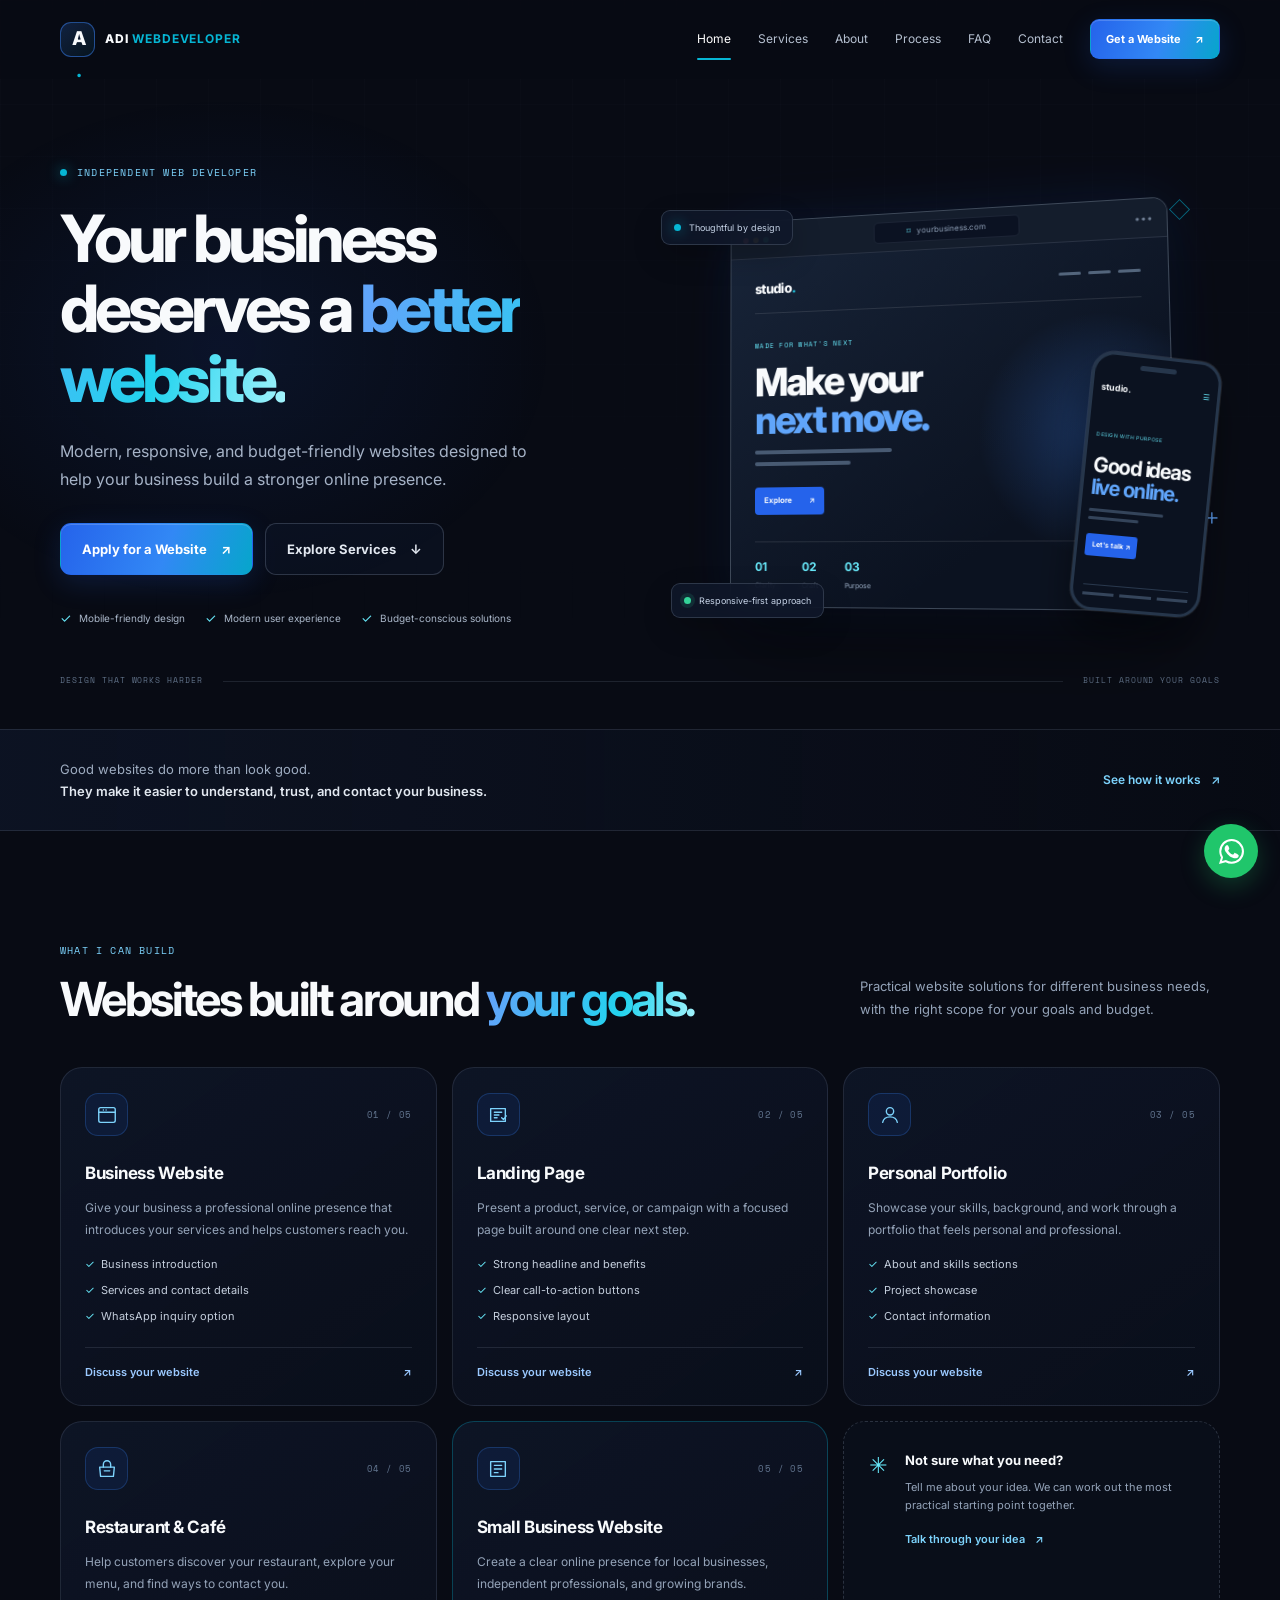
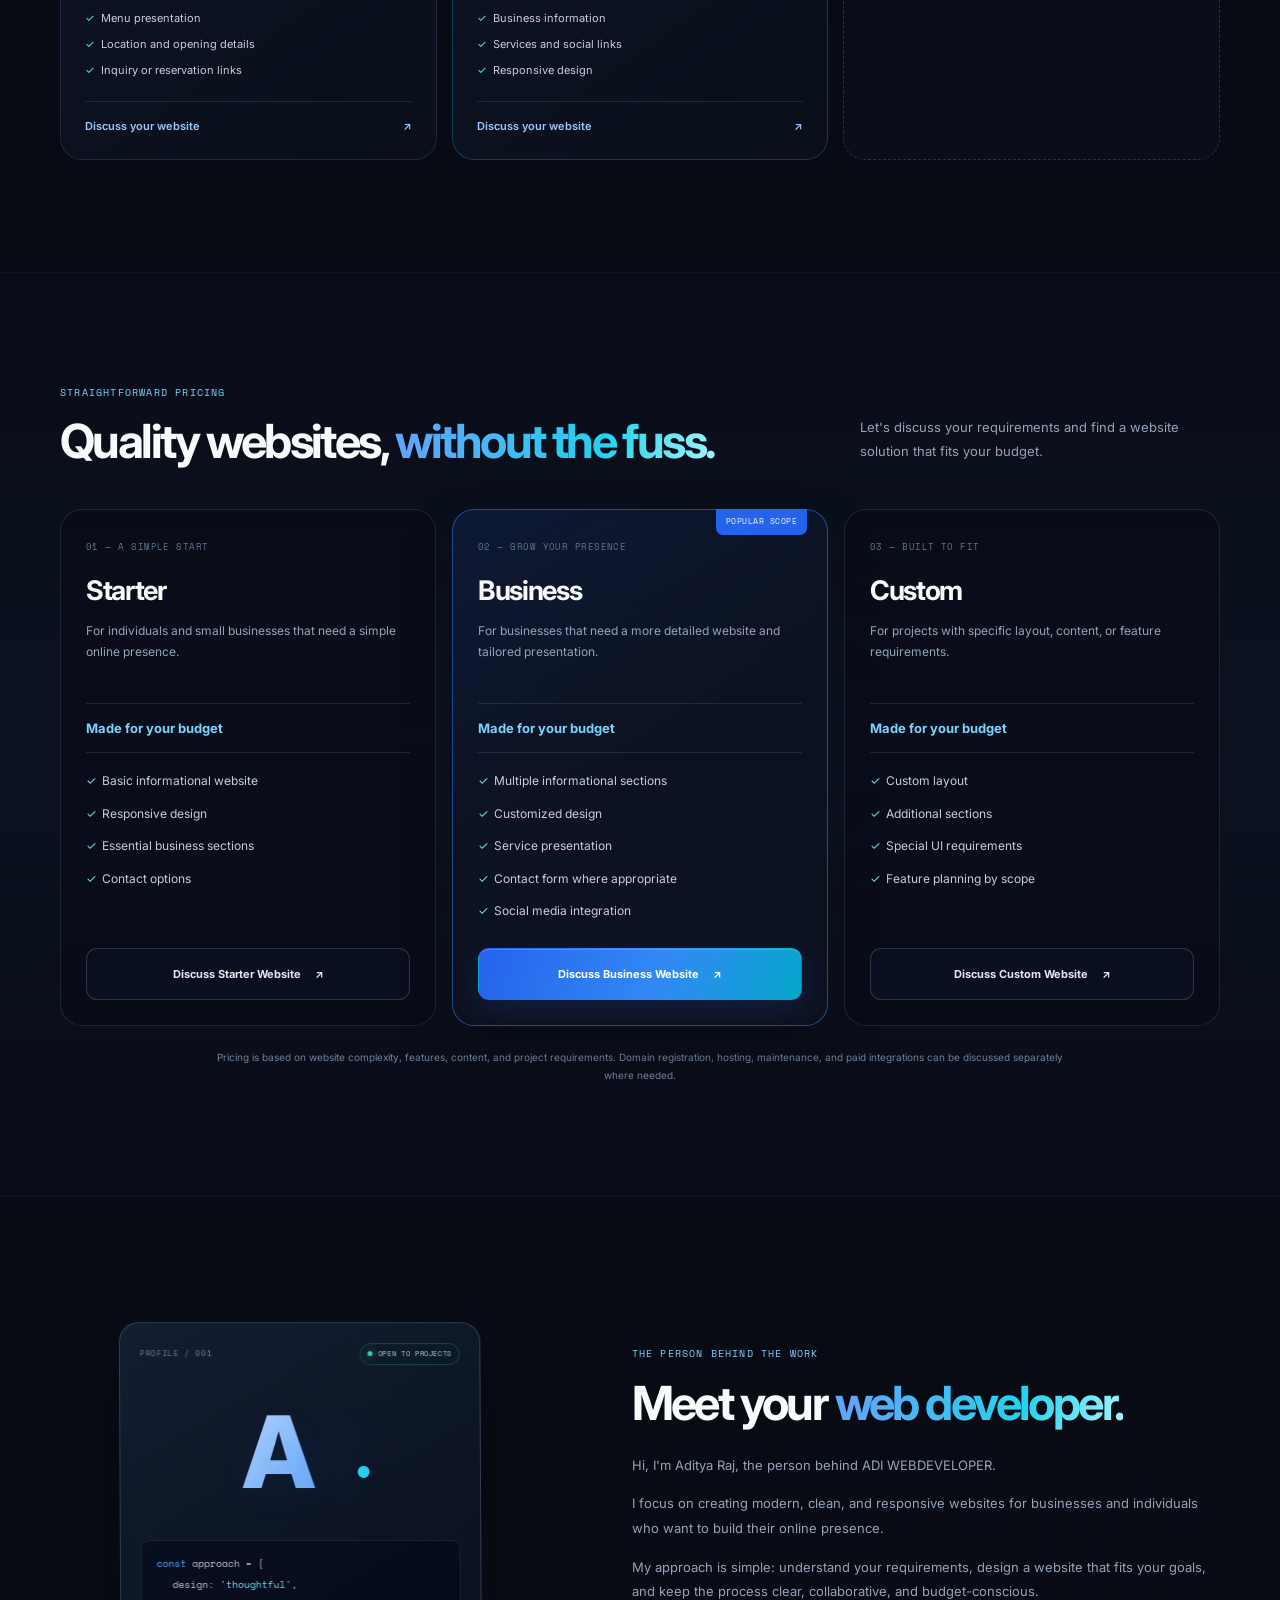
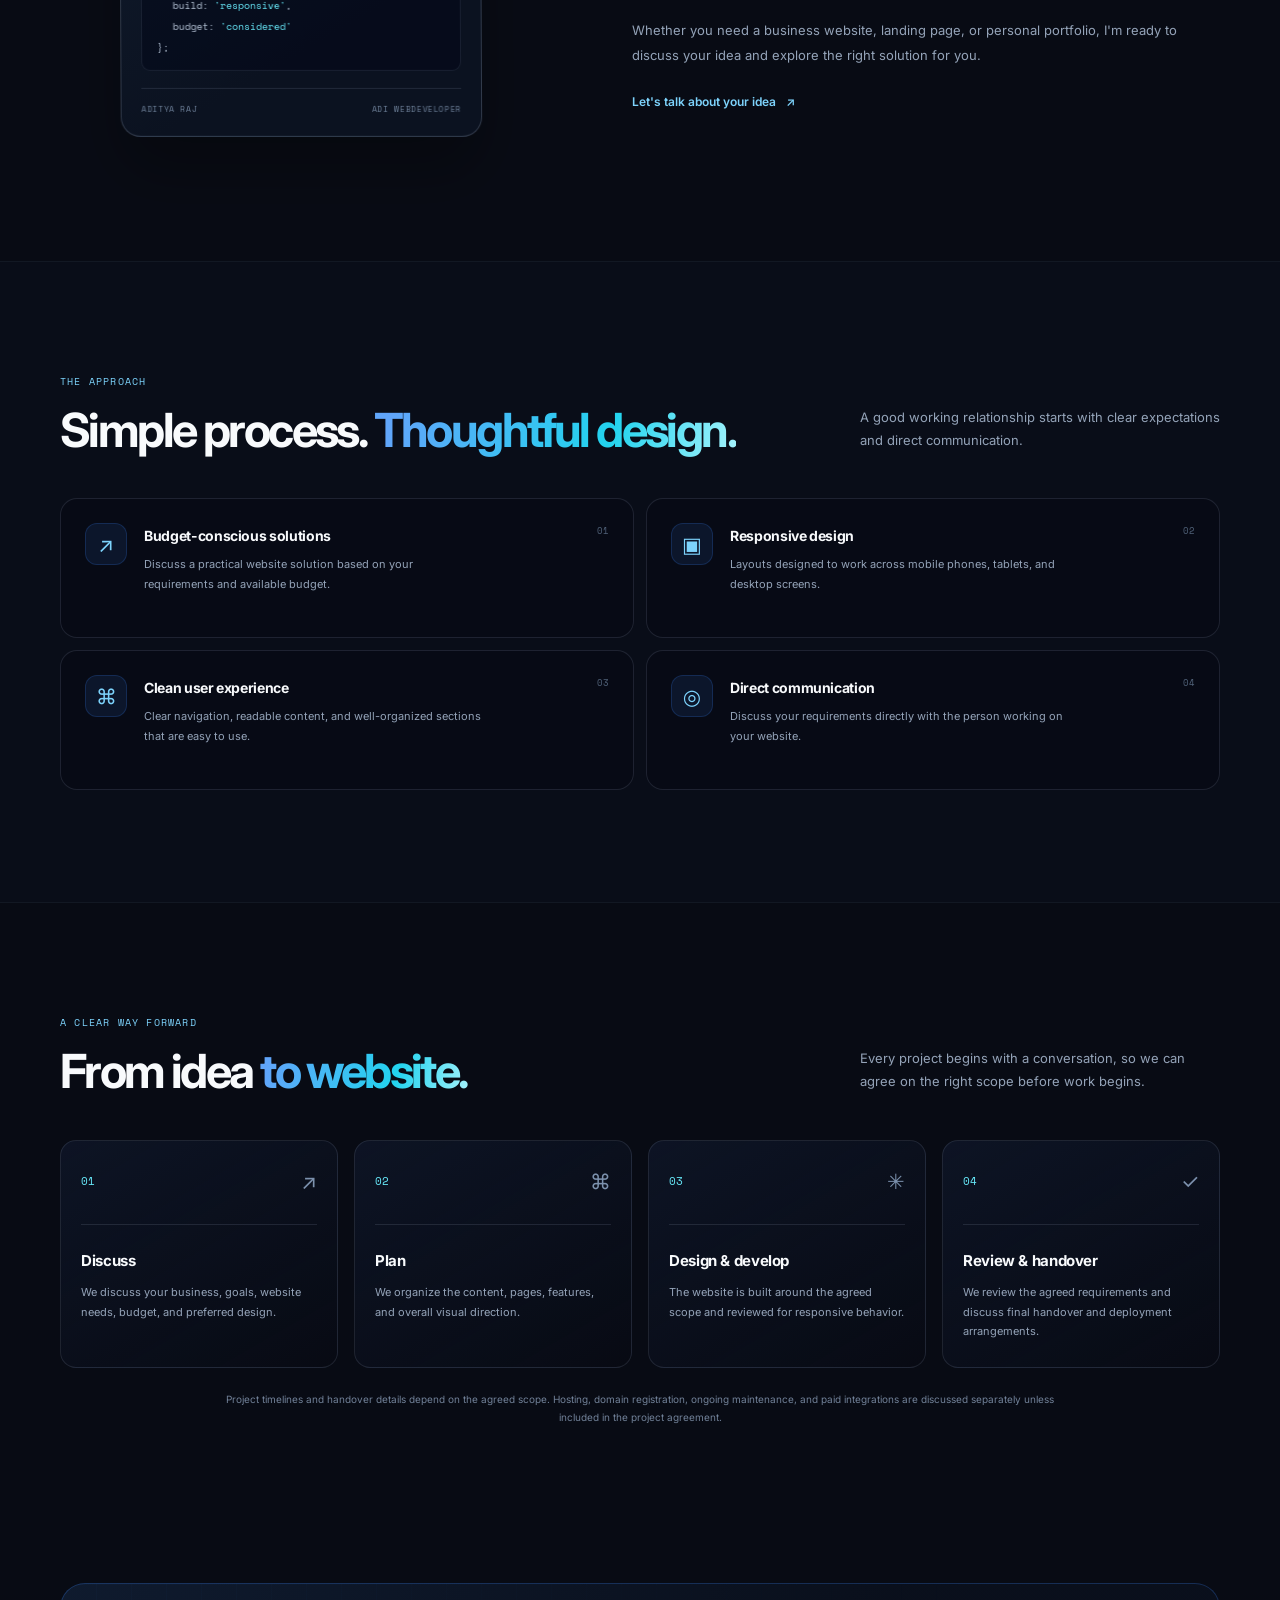
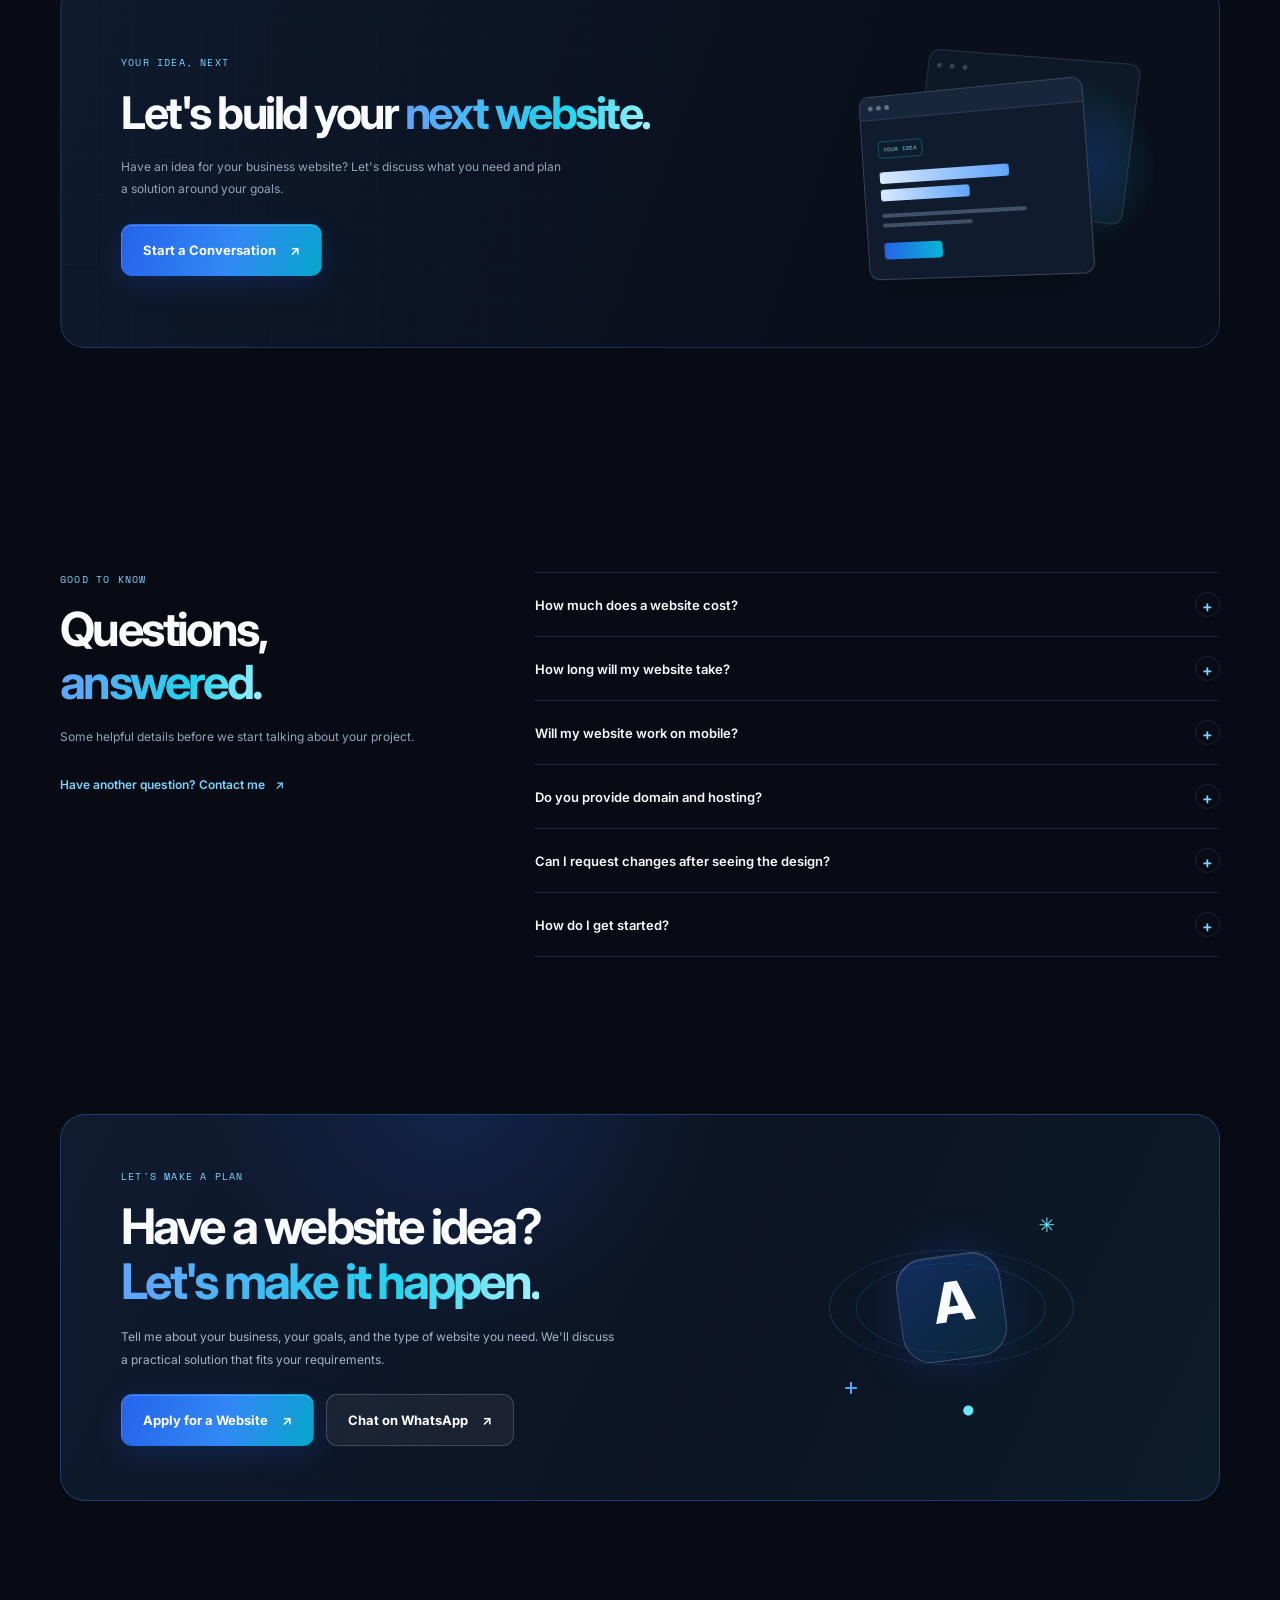
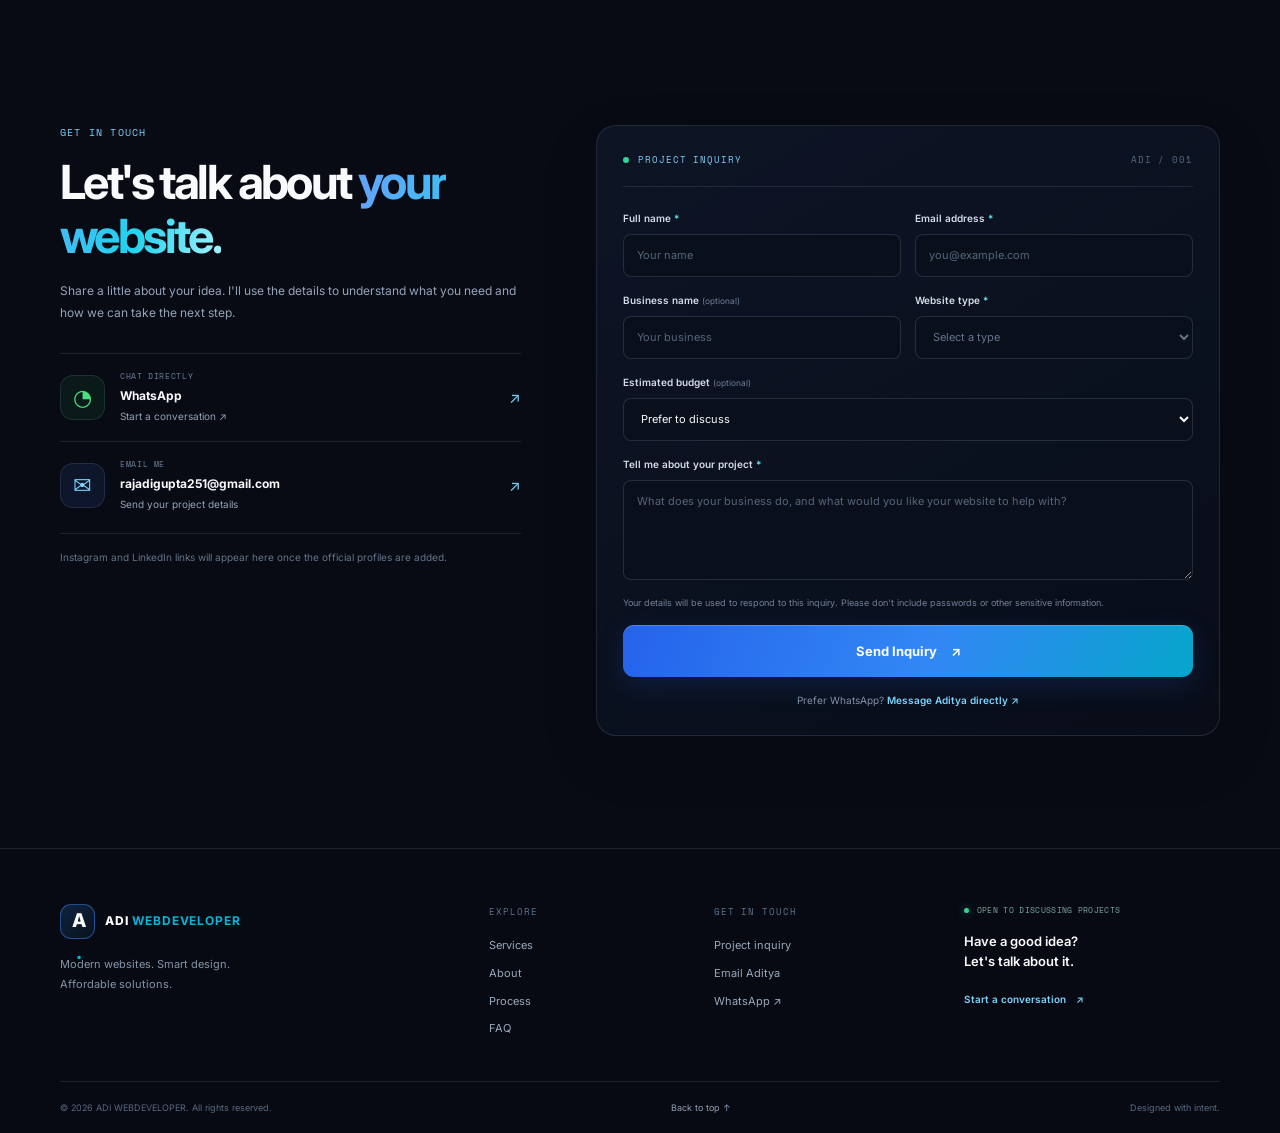
<file: index.html>
<!doctype html>
<html lang="en">
<head>
  <meta charset="utf-8">
  <meta name="viewport" content="width=device-width, initial-scale=1">
  <meta name="theme-color" content="#080b14">
  <title>ADI WEBDEVELOPER | Affordable Website Design</title>
  <meta name="description" content="Explore modern, responsive, and budget-conscious website design solutions for businesses, individuals, and growing brands.">
  <link rel="canonical" href="https://YOUR-DOMAIN.example/">
  <meta property="og:type" content="website">
  <meta property="og:title" content="ADI WEBDEVELOPER | Affordable Website Design">
  <meta property="og:description" content="Modern websites. Smart design. Affordable solutions.">
  <meta property="og:url" content="https://YOUR-DOMAIN.example/">
  <meta property="og:image" content="https://YOUR-DOMAIN.example/assets/social-preview.png">
  <link rel="icon" href="assets/favicon.svg" type="image/svg+xml">
  <link rel="preconnect" href="https://fonts.googleapis.com">
  <link rel="preconnect" href="https://fonts.gstatic.com" crossorigin>
  <link href="https://fonts.googleapis.com/css2?family=Inter:wght@400;500;600;700;800&display=swap" rel="stylesheet">
  <link rel="stylesheet" href="style.css">
  <script src="script.js" defer></script>
</head>
<body>
  <a class="skip-link" href="#main">Skip to content</a>
  <div class="site-shell">
    <header class="site-header" id="top">
      <nav class="nav container" aria-label="Main navigation">
        <a class="brand" href="#top" aria-label="ADI WEBDEVELOPER home">
          <span class="brand-mark">A<span>.</span></span>
          <span class="brand-name">ADI <b>WEBDEVELOPER</b></span>
        </a>
        <button class="menu-toggle" type="button" aria-expanded="false" aria-controls="primary-menu" aria-label="Open navigation menu">
          <span></span><span></span>
        </button>
        <div class="nav-links" id="primary-menu">
          <a href="#top" class="nav-link active">Home</a>
          <a href="#services" class="nav-link">Services</a>
          <a href="#about" class="nav-link">About</a>
          <a href="#process" class="nav-link">Process</a>
          <a href="#faq" class="nav-link">FAQ</a>
          <a href="#contact" class="nav-link">Contact</a>
          <a class="button button-small button-primary nav-cta" href="#contact">Get a Website <span aria-hidden="true">↗</span></a>
        </div>
      </nav>
    </header>

    <main id="main">
      <section class="hero section-pad">
        <div class="hero-grid container">
          <div class="hero-copy reveal">
            <div class="eyebrow"><span class="eyebrow-dot"></span> INDEPENDENT WEB DEVELOPER</div>
            <h1>Your business deserves a <span class="gradient-text">better website.</span></h1>
            <p class="hero-lead">Modern, responsive, and budget-friendly websites designed to help your business build a stronger online presence.</p>
            <div class="hero-actions">
              <a class="button button-primary" data-whatsapp="general" href="https://wa.me/917780078796?text=Hello%20Aditya%2C%20I%27m%20interested%20in%20getting%20a%20website." target="_blank" rel="noopener">Apply for a Website <span aria-hidden="true">↗</span></a>
              <a class="button button-secondary" href="#services">Explore Services <span aria-hidden="true">↓</span></a>
            </div>
            <div class="hero-points" aria-label="Service highlights">
              <span><i class="check-icon" aria-hidden="true">✓</i> Mobile-friendly design</span>
              <span><i class="check-icon" aria-hidden="true">✓</i> Modern user experience</span>
              <span><i class="check-icon" aria-hidden="true">✓</i> Budget-conscious solutions</span>
            </div>
          </div>
          <div class="hero-art reveal" aria-label="Decorative website interface preview">
            <div class="art-orbit orbit-one"></div><div class="art-orbit orbit-two"></div>
            <div class="art-glow"></div>
            <div class="floating-tag tag-top"><span class="tag-dot"></span> Thoughtful by design</div>
            <div class="browser-card" id="tilt-card">
              <div class="browser-top">
                <div class="browser-dots"><i></i><i></i><i></i></div>
                <div class="browser-address"><span class="lock-icon">⌑</span> yourbusiness.com</div>
                <div class="browser-menu">•••</div>
              </div>
              <div class="preview-page">
                <div class="preview-nav"><span class="preview-logo">studio<span>.</span></span><span class="preview-nav-lines"><i></i><i></i><i></i></span></div>
                <div class="preview-hero">
                  <div class="preview-kicker">MADE FOR WHAT'S NEXT</div>
                  <div class="preview-title">Make your<br><em>next move.</em></div>
                  <div class="preview-copy"></div><div class="preview-copy short"></div>
                  <div class="preview-button">Explore <span>↗</span></div>
                </div>
                <div class="preview-bottom"><div><b>01</b><span>Clarity</span></div><div><b>02</b><span>Craft</span></div><div><b>03</b><span>Purpose</span></div></div>
              </div>
            </div>
            <div class="mobile-card">
              <div class="mobile-speaker"></div><div class="mobile-mini-nav"><b>studio.</b><span>☰</span></div>
              <div class="mobile-mini-content"><small>DESIGN WITH PURPOSE</small><strong>Good ideas<br><em>live online.</em></strong><span class="mini-line"></span><span class="mini-line shorter"></span><div class="mini-cta">Let's talk ↗</div></div>
              <div class="mobile-mini-footer"><span></span><span></span><span></span></div>
            </div>
            <div class="floating-tag tag-bottom"><span class="pulse-dot"></span> Responsive-first approach</div>
            <div class="decor-square"></div><div class="decor-cross">+</div>
          </div>
        </div>
        <div class="hero-bottom container"><span>DESIGN THAT WORKS HARDER</span><span class="hero-bottom-line"></span><span>BUILT AROUND YOUR GOALS</span></div>
      </section>

      <section class="intro-strip">
        <div class="container strip-inner"><p>Good websites do more than look good.<br><strong>They make it easier to understand, trust, and contact your business.</strong></p><a href="#process" class="text-link">See how it works <span>↗</span></a></div>
      </section>

      <section class="section-pad" id="services">
        <div class="container">
          <div class="section-heading reveal"><div><div class="eyebrow">WHAT I CAN BUILD</div><h2>Websites built around <span class="gradient-text">your goals.</span></h2></div><p>Practical website solutions for different business needs, with the right scope for your goals and budget.</p></div>
          <div class="services-grid">
            <article class="service-card reveal"><div class="service-top"><span class="service-icon"><svg viewBox="0 0 24 24" aria-hidden="true"><rect x="3" y="4" width="18" height="16" rx="2"></rect><path d="M3 9h18M8 6.5h.01M11 6.5h.01"></path></svg></span><span class="service-number">01 / 05</span></div><h3>Business Website</h3><p>Give your business a professional online presence that introduces your services and helps customers reach you.</p><ul><li>Business introduction</li><li>Services and contact details</li><li>WhatsApp inquiry option</li></ul><a class="service-link" href="#contact">Discuss your website <span>↗</span></a></article>
            <article class="service-card reveal"><div class="service-top"><span class="service-icon"><svg viewBox="0 0 24 24" aria-hidden="true"><path d="M4 5h16v14H4zM8 9h8M8 12h5M8 15h3"></path><path d="m16 15 2 2 3-4"></path></svg></span><span class="service-number">02 / 05</span></div><h3>Landing Page</h3><p>Present a product, service, or campaign with a focused page built around one clear next step.</p><ul><li>Strong headline and benefits</li><li>Clear call-to-action buttons</li><li>Responsive layout</li></ul><a class="service-link" href="#contact">Discuss your website <span>↗</span></a></article>
            <article class="service-card reveal"><div class="service-top"><span class="service-icon"><svg viewBox="0 0 24 24" aria-hidden="true"><circle cx="12" cy="8" r="4"></circle><path d="M4 20c.8-4 3.5-6 8-6s7.2 2 8 6"></path></svg></span><span class="service-number">03 / 05</span></div><h3>Personal Portfolio</h3><p>Showcase your skills, background, and work through a portfolio that feels personal and professional.</p><ul><li>About and skills sections</li><li>Project showcase</li><li>Contact information</li></ul><a class="service-link" href="#contact">Discuss your website <span>↗</span></a></article>
            <article class="service-card reveal"><div class="service-top"><span class="service-icon"><svg viewBox="0 0 24 24" aria-hidden="true"><path d="M4 10h16l-1 10H5L4 10Z"></path><path d="M8 10V7a4 4 0 0 1 8 0v3M9 14h6"></path></svg></span><span class="service-number">04 / 05</span></div><h3>Restaurant & Café</h3><p>Help customers discover your restaurant, explore your menu, and find ways to contact you.</p><ul><li>Menu presentation</li><li>Location and opening details</li><li>Inquiry or reservation links</li></ul><a class="service-link" href="#contact">Discuss your website <span>↗</span></a></article>
            <article class="service-card service-card-featured reveal"><div class="service-top"><span class="service-icon"><svg viewBox="0 0 24 24" aria-hidden="true"><path d="M4 20V4h16v16H4Z"></path><path d="M8 8h8M8 12h8M8 16h4"></path></svg></span><span class="service-number">05 / 05</span></div><h3>Small Business Website</h3><p>Create a clear online presence for local businesses, independent professionals, and growing brands.</p><ul><li>Business information</li><li>Services and social links</li><li>Responsive design</li></ul><a class="service-link" href="#contact">Discuss your website <span>↗</span></a></article>
            <div class="services-note reveal"><span class="note-star">✳</span><div><b>Not sure what you need?</b><p>Tell me about your idea. We can work out the most practical starting point together.</p><a href="#contact" class="text-link">Talk through your idea <span>↗</span></a></div></div>
          </div>
        </div>
      </section>

      <section class="pricing-section section-pad" id="pricing">
        <div class="container">
          <div class="section-heading reveal"><div><div class="eyebrow">STRAIGHTFORWARD PRICING</div><h2>Quality websites, <span class="gradient-text">without the fuss.</span></h2></div><p>Let's discuss your requirements and find a website solution that fits your budget.</p></div>
          <div class="pricing-grid">
            <article class="price-card reveal"><div class="price-label">01 — A SIMPLE START</div><h3>Starter</h3><p class="price-for">For individuals and small businesses that need a simple online presence.</p><div class="price-amount">Made for your budget</div><ul class="price-list"><li>Basic informational website</li><li>Responsive design</li><li>Essential business sections</li><li>Contact options</li></ul><a class="button button-secondary full-width" data-wa-message="Hello Aditya, I'd like to discuss a Starter website. Could we talk about my requirements and pricing?" href="https://wa.me/917780078796?text=Hello" target="_blank" rel="noopener">Discuss Starter Website <span>↗</span></a></article>
            <article class="price-card price-card-featured reveal"><div class="price-ribbon">POPULAR SCOPE</div><div class="price-label">02 — GROW YOUR PRESENCE</div><h3>Business</h3><p class="price-for">For businesses that need a more detailed website and tailored presentation.</p><div class="price-amount">Made for your budget</div><ul class="price-list"><li>Multiple informational sections</li><li>Customized design</li><li>Service presentation</li><li>Contact form where appropriate</li><li>Social media integration</li></ul><a class="button button-primary full-width" data-wa-message="Hello Aditya, I'd like to discuss a Business website. Could we talk about my requirements and pricing?" href="https://wa.me/917780078796?text=Hello" target="_blank" rel="noopener">Discuss Business Website <span>↗</span></a></article>
            <article class="price-card reveal"><div class="price-label">03 — BUILT TO FIT</div><h3>Custom</h3><p class="price-for">For projects with specific layout, content, or feature requirements.</p><div class="price-amount">Made for your budget</div><ul class="price-list"><li>Custom layout</li><li>Additional sections</li><li>Special UI requirements</li><li>Feature planning by scope</li></ul><a class="button button-secondary full-width" data-wa-message="Hello Aditya, I'd like to discuss a custom website. I have some specific requirements and would like to talk about pricing." href="https://wa.me/917780078796?text=Hello" target="_blank" rel="noopener">Discuss Custom Website <span>↗</span></a></article>
          </div>
          <p class="pricing-footnote">Pricing is based on website complexity, features, content, and project requirements. Domain registration, hosting, maintenance, and paid integrations can be discussed separately where needed.</p>
        </div>
      </section>

      <section class="section-pad" id="about">
        <div class="container about-grid">
          <div class="about-visual reveal">
            <div class="about-panel">
              <div class="about-panel-top"><span>PROFILE / 001</span><span class="status-pill"><i></i> OPEN TO PROJECTS</span></div>
              <div class="monogram">A<span>R</span><b>.</b></div>
              <div class="about-code"><span class="code-muted">const</span> approach = {<br><span class="code-indent">design: <em>'thoughtful'</em>,</span><br><span class="code-indent">build: <em>'responsive'</em>,</span><br><span class="code-indent">budget: <em>'considered'</em></span><br>};</div>
              <div class="about-panel-bottom"><span>ADITYA RAJ</span><span>ADI WEBDEVELOPER</span></div>
            </div>
            <div class="about-visual-orb"></div>
          </div>
          <div class="about-copy reveal"><div class="eyebrow">THE PERSON BEHIND THE WORK</div><h2>Meet your <span class="gradient-text">web developer.</span></h2><p>Hi, I'm Aditya Raj, the person behind ADI WEBDEVELOPER.</p><p>I focus on creating modern, clean, and responsive websites for businesses and individuals who want to build their online presence.</p><p>My approach is simple: understand your requirements, design a website that fits your goals, and keep the process clear, collaborative, and budget-conscious.</p><p>Whether you need a business website, landing page, or personal portfolio, I'm ready to discuss your idea and explore the right solution for you.</p><a class="text-link" href="#contact">Let's talk about your idea <span>↗</span></a></div>
        </div>
      </section>

      <section class="why-section section-pad">
        <div class="container"><div class="section-heading reveal"><div><div class="eyebrow">THE APPROACH</div><h2>Simple process. <span class="gradient-text">Thoughtful design.</span></h2></div><p>A good working relationship starts with clear expectations and direct communication.</p></div>
          <div class="why-grid">
            <article class="why-item reveal"><span class="why-icon">↗</span><div><h3>Budget-conscious solutions</h3><p>Discuss a practical website solution based on your requirements and available budget.</p></div><span class="why-index">01</span></article>
            <article class="why-item reveal"><span class="why-icon">▣</span><div><h3>Responsive design</h3><p>Layouts designed to work across mobile phones, tablets, and desktop screens.</p></div><span class="why-index">02</span></article>
            <article class="why-item reveal"><span class="why-icon">⌘</span><div><h3>Clean user experience</h3><p>Clear navigation, readable content, and well-organized sections that are easy to use.</p></div><span class="why-index">03</span></article>
            <article class="why-item reveal"><span class="why-icon">◎</span><div><h3>Direct communication</h3><p>Discuss your requirements directly with the person working on your website.</p></div><span class="why-index">04</span></article>
          </div>
        </div>
      </section>

      <section class="process-section section-pad" id="process">
        <div class="container"><div class="section-heading reveal"><div><div class="eyebrow">A CLEAR WAY FORWARD</div><h2>From idea <span class="gradient-text">to website.</span></h2></div><p>Every project begins with a conversation, so we can agree on the right scope before work begins.</p></div>
          <div class="process-grid">
            <article class="process-step reveal"><div class="step-head"><span>01</span><span class="step-symbol">↗</span></div><h3>Discuss</h3><p>We discuss your business, goals, website needs, budget, and preferred design.</p><div class="step-line"></div></article>
            <article class="process-step reveal"><div class="step-head"><span>02</span><span class="step-symbol">⌘</span></div><h3>Plan</h3><p>We organize the content, pages, features, and overall visual direction.</p><div class="step-line"></div></article>
            <article class="process-step reveal"><div class="step-head"><span>03</span><span class="step-symbol">✳</span></div><h3>Design & develop</h3><p>The website is built around the agreed scope and reviewed for responsive behavior.</p><div class="step-line"></div></article>
            <article class="process-step reveal"><div class="step-head"><span>04</span><span class="step-symbol">✓</span></div><h3>Review & handover</h3><p>We review the agreed requirements and discuss final handover and deployment arrangements.</p><div class="step-line"></div></article>
          </div>
          <p class="process-note">Project timelines and handover details depend on the agreed scope. Hosting, domain registration, ongoing maintenance, and paid integrations are discussed separately unless included in the project agreement.</p>
        </div>
      </section>

      <section class="project-cta section-pad">
        <div class="container project-panel reveal"><div class="project-grid-pattern"></div><div class="project-copy"><div class="eyebrow">YOUR IDEA, NEXT</div><h2>Let's build your <span class="gradient-text">next website.</span></h2><p>Have an idea for your business website? Let's discuss what you need and plan a solution around your goals.</p><a class="button button-primary" data-whatsapp="general" href="https://wa.me/917780078796?text=Hello%20Aditya%2C%20I%27d%20like%20to%20discuss%20a%20website%20idea." target="_blank" rel="noopener">Start a Conversation <span>↗</span></a></div><div class="project-art" aria-hidden="true"><div class="project-window window-back"><span></span><span></span><span></span><div class="window-lines"></div></div><div class="project-window window-front"><div class="wf-top"><i></i><i></i><i></i></div><div class="wf-body"><div class="wf-chip">YOUR IDEA</div><div class="wf-heading"></div><div class="wf-heading small"></div><div class="wf-line"></div><div class="wf-line half"></div><div class="wf-button"></div></div></div><div class="project-orb"></div></div></div>
      </section>

      <section class="section-pad faq-section" id="faq">
        <div class="container faq-layout"><div class="faq-intro reveal"><div class="eyebrow">GOOD TO KNOW</div><h2>Questions, <span class="gradient-text">answered.</span></h2><p>Some helpful details before we start talking about your project.</p><a class="text-link" href="#contact">Have another question? Contact me <span>↗</span></a></div>
          <div class="faq-list reveal">
            <details><summary>How much does a website cost?<span class="faq-plus">+</span></summary><p>Pricing depends on the number of pages, design requirements, content, and features. Share your idea and budget, and we can discuss a practical scope before agreeing on a price.</p></details>
            <details><summary>How long will my website take?<span class="faq-plus">+</span></summary><p>Timing depends on the project scope, content readiness, feedback, and features. I can give a more useful estimate after understanding your requirements.</p></details>
            <details><summary>Will my website work on mobile?<span class="faq-plus">+</span></summary><p>Responsive behavior is part of the design approach, with layouts planned for phones, tablets, and desktop screens.</p></details>
            <details><summary>Do you provide domain and hosting?<span class="faq-plus">+</span></summary><p>Domain registration and hosting needs can be discussed as part of planning. Their availability, cost, and setup depend on the provider and agreed project scope.</p></details>
            <details><summary>Can I request changes after seeing the design?<span class="faq-plus">+</span></summary><p>Yes, the review process and included revision scope will be discussed and agreed before the project begins. Additional work may affect the final cost or timeline.</p></details>
            <details><summary>How do I get started?<span class="faq-plus">+</span></summary><p>Send a message on WhatsApp or use the inquiry form. Tell me what your business does, what type of website you need, and any preferences you already have.</p></details>
          </div>
        </div>
      </section>

      <section class="cta-section section-pad">
        <div class="container cta-panel reveal"><div class="cta-glow"></div><div class="cta-content"><div class="eyebrow">LET'S MAKE A PLAN</div><h2>Have a website idea?<br><span class="gradient-text">Let's make it happen.</span></h2><p>Tell me about your business, your goals, and the type of website you need. We'll discuss a practical solution that fits your requirements.</p><div class="hero-actions"><a class="button button-primary" data-whatsapp="general" href="https://wa.me/917780078796?text=Hello%20Aditya%2C%20I%27d%20like%20to%20discuss%20a%20website%20for%20my%20business." target="_blank" rel="noopener">Apply for a Website <span>↗</span></a><a class="button button-glass" data-whatsapp="general" href="https://wa.me/917780078796?text=Hello%20Aditya%2C%20can%20we%20discuss%20my%20website%20requirements%3F" target="_blank" rel="noopener">Chat on WhatsApp <span>↗</span></a></div></div><div class="cta-side-art" aria-hidden="true"><div class="cta-ring ring-a"></div><div class="cta-ring ring-b"></div><div class="cta-core">A<span>.</span></div><div class="cta-spark spark-a">✳</div><div class="cta-spark spark-b">+</div></div></div>
      </section>

      <section class="section-pad contact-section" id="contact">
        <div class="container contact-grid"><div class="contact-copy reveal"><div class="eyebrow">GET IN TOUCH</div><h2>Let's talk about <span class="gradient-text">your website.</span></h2><p>Share a little about your idea. I'll use the details to understand what you need and how we can take the next step.</p>
          <a class="contact-method" href="https://wa.me/917780078796?text=Hello%20Aditya%2C%20I%27m%20interested%20in%20getting%20a%20website." target="_blank" rel="noopener"><span class="contact-method-icon whatsapp-icon">◔</span><span><small>CHAT DIRECTLY</small><b>WhatsApp</b><em>Start a conversation ↗</em></span><span class="contact-arrow">↗</span></a>
          <a class="contact-method" href="mailto:rajadigupta251@gmail.com"><span class="contact-method-icon email-icon">✉</span><span><small>EMAIL ME</small><b>rajadigupta251@gmail.com</b><em>Send your project details</em></span><span class="contact-arrow">↗</span></a>
          <div class="contact-social-note">Instagram and LinkedIn links will appear here once the official profiles are added.</div>
        </div>
        <div class="contact-form-wrap reveal"><div class="form-top"><span class="form-top-dot"></span><span>PROJECT INQUIRY</span><span class="form-top-id">ADI / 001</span></div>
          <form name="website-inquiry" method="POST" action="/thank-you.html" data-netlify="true" netlify-honeypot="bot-field" id="contact-form">
            <input type="hidden" name="form-name" value="website-inquiry">
            <p class="hidden-field"><label>Do not fill this out: <input name="bot-field"></label></p>
            <div class="form-row"><div class="form-field"><label for="full-name">Full name <span>*</span></label><input id="full-name" name="fullName" type="text" autocomplete="name" required minlength="2" placeholder="Your name"></div><div class="form-field"><label for="email">Email address <span>*</span></label><input id="email" name="email" type="email" autocomplete="email" required placeholder="you@example.com"></div></div>
            <div class="form-row"><div class="form-field"><label for="business-name">Business name <small>(optional)</small></label><input id="business-name" name="businessName" type="text" autocomplete="organization" placeholder="Your business"></div><div class="form-field"><label for="website-type">Website type <span>*</span></label><select id="website-type" name="websiteType" required><option value="" disabled selected>Select a type</option><option>Business website</option><option>Landing page</option><option>Personal portfolio</option><option>Restaurant or cafe</option><option>Small business website</option><option>Custom project</option><option>Not sure yet</option></select></div></div>
            <div class="form-field"><label for="budget">Estimated budget <small>(optional)</small></label><select id="budget" name="budget"><option value="" selected>Prefer to discuss</option><option>Under ₹5,000</option><option>₹5,000–₹10,000</option><option>₹10,000–₹20,000</option><option>₹20,000+</option><option>Not decided yet</option></select></div>
            <div class="form-field"><label for="requirements">Tell me about your project <span>*</span></label><textarea id="requirements" name="requirements" required minlength="10" rows="4" placeholder="What does your business do, and what would you like your website to help with?"></textarea></div>
            <p class="form-privacy">Your details will be used to respond to this inquiry. Please don't include passwords or other sensitive information.</p>
            <button class="button button-primary full-width submit-button" type="submit">Send Inquiry <span>↗</span></button>
            <p class="form-fallback">Prefer WhatsApp? <a href="https://wa.me/917780078796?text=Hello%20Aditya%2C%20I%27d%20like%20to%20discuss%20a%20website." target="_blank" rel="noopener">Message Aditya directly ↗</a></p>
          </form>
        </div></div>
      </section>
    </main>

    <footer class="site-footer">
      <div class="container footer-main"><div class="footer-brand-block"><a class="brand" href="#top"><span class="brand-mark">A<span>.</span></span><span class="brand-name">ADI <b>WEBDEVELOPER</b></span></a><p>Modern websites. Smart design.<br>Affordable solutions.</p></div>
        <div class="footer-nav"><div class="footer-label">EXPLORE</div><a href="#services">Services</a><a href="#about">About</a><a href="#process">Process</a><a href="#faq">FAQ</a></div>
        <div class="footer-nav"><div class="footer-label">GET IN TOUCH</div><a href="#contact">Project inquiry</a><a href="mailto:rajadigupta251@gmail.com">Email Aditya</a><a href="https://wa.me/917780078796?text=Hello%20Aditya%2C%20I%27d%20like%20to%20discuss%20a%20website." target="_blank" rel="noopener">WhatsApp ↗</a></div>
        <div class="footer-note"><span class="footer-status"><i></i> OPEN TO DISCUSSING PROJECTS</span><p>Have a good idea?<br>Let's talk about it.</p><a class="text-link" href="#contact">Start a conversation <span>↗</span></a></div>
      </div>
      <div class="container footer-bottom"><span>© 2026 ADI WEBDEVELOPER. All rights reserved.</span><a href="#top">Back to top ↑</a><span>Designed with intent.</span></div>
    </footer>
  </div>

  <div class="floating-actions" aria-label="Quick contact">
    <a class="floating-social linkedin-float" data-social="linkedin" href="#" aria-label="LinkedIn profile" hidden><svg viewBox="0 0 24 24" aria-hidden="true"><path d="M5.2 8.5H2.4V21h2.8V8.5ZM3.8 2A1.8 1.8 0 1 0 3.8 5.6 1.8 1.8 0 0 0 3.8 2ZM21.6 13.8c0-3.8-2-5.6-4.7-5.6a4.1 4.1 0 0 0-3.7 2V8.5h-2.8V21h2.8v-6.2c0-1.6.3-3.2 2.3-3.2s2.1 1.9 2.1 3.3V21h2.8l1.2-7.2Z"></path></svg></a>
    <a class="floating-social whatsapp-float" href="https://wa.me/917780078796?text=Hello%20Aditya%2C%20I%27m%20interested%20in%20getting%20a%20website%20for%20my%20business.%20Can%20we%20discuss%20the%20requirements%20and%20pricing%3F" target="_blank" rel="noopener" aria-label="Chat with Aditya on WhatsApp"><svg viewBox="0 0 24 24" aria-hidden="true"><path d="M20.5 3.5A11.8 11.8 0 0 0 12.1 0C5.6 0 .3 5.3.3 11.8c0 2.1.6 4.2 1.6 6L0 24l6.4-1.7a11.8 11.8 0 0 0 5.7 1.5h.1c6.5 0 11.8-5.3 11.8-11.8 0-3.2-1.2-6.2-3.5-8.5ZM12.1 21.8a9.9 9.9 0 0 1-5-1.4l-.4-.2-3.8 1 1-3.7-.2-.4a9.8 9.8 0 0 1-1.5-5.3 9.9 9.9 0 1 1 9.9 10Zm5.4-7.4c-.3-.2-1.8-.9-2.1-1s-.5-.2-.7.2-.8 1-1 1.2-.4.2-.7.1a8 8 0 0 1-2.4-1.5 9 9 0 0 1-1.7-2.1c-.2-.3 0-.5.1-.6l.5-.6c.2-.2.2-.4.3-.6.1-.2 0-.4 0-.6s-.7-1.7-1-2.3c-.2-.6-.5-.5-.7-.5H7.5c-.2 0-.6.1-.9.4s-1.2 1.2-1.2 2.8 1.2 3.2 1.4 3.4c.2.2 2.4 3.7 5.8 5.1.8.3 1.4.5 1.9.6.8.2 1.6.2 2.2.1.7-.1 1.8-.7 2-1.4.2-.7.2-1.3.2-1.4-.1-.2-.3-.3-.6-.5Z"></path></svg></a>
  </div>
</body>
</html>
</file>
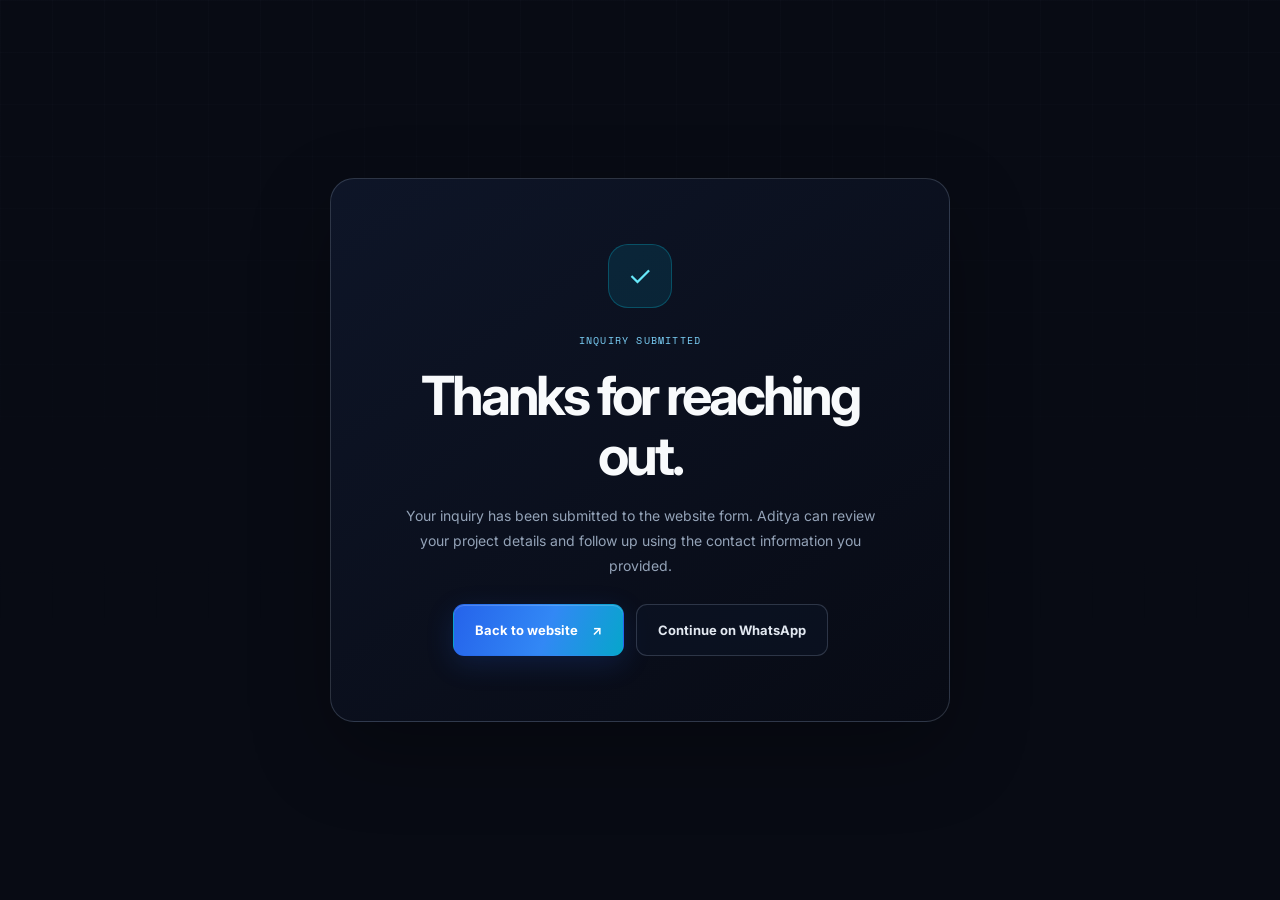
<file: thank-you.html>
<!doctype html>
<html lang="en">
<head>
  <meta charset="utf-8">
  <meta name="viewport" content="width=device-width, initial-scale=1">
  <meta name="theme-color" content="#080b14">
  <title>Inquiry Received | ADI WEBDEVELOPER</title>
  <link rel="icon" href="assets/favicon.svg" type="image/svg+xml">
  <link rel="preconnect" href="https://fonts.googleapis.com">
  <link rel="preconnect" href="https://fonts.gstatic.com" crossorigin>
  <link href="https://fonts.googleapis.com/css2?family=Inter:wght@400;500;600;700;800&display=swap" rel="stylesheet">
  <link rel="stylesheet" href="style.css">
  <style>
    .thank-you-page{min-height:100vh;display:grid;place-items:center;padding:30px}
    .thank-you-card{max-width:620px;text-align:center;border:1px solid var(--border-strong);border-radius:24px;padding:clamp(30px,7vw,65px);background:linear-gradient(145deg,rgba(15,23,42,.92),rgba(8,11,20,.95));box-shadow:0 30px 80px rgba(0,0,0,.28)}
    .thank-icon{width:64px;height:64px;border-radius:20px;display:grid;place-items:center;margin:0 auto 25px;background:rgba(6,182,212,.12);border:1px solid rgba(6,182,212,.3);color:#67e8f9;font-size:28px}
    .thank-you-card h1{font-size:clamp(35px,7vw,54px);line-height:1.1;letter-spacing:-.06em;margin:18px 0}
    .thank-you-card p{color:var(--muted);font-size:14px;line-height:1.8;margin-bottom:25px}
    .thank-actions{display:flex;gap:12px;justify-content:center;flex-wrap:wrap}
  </style>
</head>
<body>
  <main class="thank-you-page">
    <section class="thank-you-card">
      <div class="thank-icon" aria-hidden="true">✓</div>
      <div class="eyebrow" style="justify-content:center">INQUIRY SUBMITTED</div>
      <h1>Thanks for reaching out.</h1>
      <p>Your inquiry has been submitted to the website form. Aditya can review your project details and follow up using the contact information you provided.</p>
      <div class="thank-actions">
        <a class="button button-primary" href="/">Back to website <span aria-hidden="true">↗</span></a>
        <a class="button button-secondary" href="https://wa.me/917780078796?text=Hello%20Aditya%2C%20I%20just%20submitted%20a%20website%20inquiry." target="_blank" rel="noopener">Continue on WhatsApp</a>
      </div>
    </section>
  </main>
</body>
</html>
</file>
<file: style.css>
@import url('https://fonts.googleapis.com/css2?family=Space+Mono:wght@400;700&display=swap');
:root{--bg:#080b14;--surface:#0d1321;--surface-2:#101a2b;--blue:#3b82f6;--cyan:#06b6d4;--purple:#8b5cf6;--text:#f8fafc;--muted:#94a3b8;--border:rgba(148,163,184,.16);--border-strong:rgba(148,163,184,.26);--radius:22px;--container:1160px;--ease:cubic-bezier(.2,.75,.25,1)}
*{box-sizing:border-box}html{scroll-behavior:smooth;scroll-padding-top:100px}body{margin:0;background:var(--bg);color:var(--text);font-family:Inter,system-ui,-apple-system,BlinkMacSystemFont,"Segoe UI",sans-serif;font-size:15px;line-height:1.7;overflow-x:hidden}body:before{content:"";position:fixed;inset:0;z-index:-2;pointer-events:none;background-image:linear-gradient(rgba(148,163,184,.025) 1px,transparent 1px),linear-gradient(90deg,rgba(148,163,184,.025) 1px,transparent 1px);background-size:52px 52px;mask-image:linear-gradient(to bottom,black,transparent 75%)}a{color:inherit;text-decoration:none}button,input,select,textarea{font:inherit}button,a{-webkit-tap-highlight-color:transparent}svg{display:block}.container{width:min(var(--container),calc(100% - 48px));margin-inline:auto}.section-pad{padding:112px 0}.site-shell{position:relative;overflow:clip}.skip-link{position:absolute;left:16px;top:-60px;z-index:1000;background:white;color:#111;padding:10px 16px;border-radius:8px}.skip-link:focus{top:12px}.site-header{position:sticky;top:0;z-index:100;background:rgba(8,11,20,.78);border-bottom:1px solid transparent;backdrop-filter:blur(18px);transition:border-color .25s}.site-header.scrolled{border-color:var(--border)}.nav{height:78px;display:flex;align-items:center;justify-content:space-between;gap:24px}.brand{display:inline-flex;align-items:center;gap:10px;flex-shrink:0}.brand-mark{display:grid;place-items:center;width:35px;height:35px;border:1px solid rgba(59,130,246,.5);border-radius:11px;background:linear-gradient(140deg,rgba(59,130,246,.2),rgba(6,182,212,.06));font-size:19px;font-weight:800;letter-spacing:-2px}.brand-mark span,.brand-name b{color:var(--cyan)}.brand-name{font-size:12px;font-weight:800;letter-spacing:.07em}.brand-name b{font-weight:700}.nav-links{display:flex;align-items:center;gap:27px}.nav-link{font-size:12px;color:#b6c1d1;transition:color .2s}.nav-link:hover,.nav-link.active{color:white}.nav-link.active{position:relative}.nav-link.active:after{content:"";position:absolute;bottom:-11px;left:0;right:0;height:2px;background:var(--cyan);border-radius:4px}.button{display:inline-flex;align-items:center;justify-content:center;gap:14px;min-height:52px;padding:0 21px;border-radius:11px;font-size:13px;font-weight:700;border:1px solid transparent;cursor:pointer;transition:transform .22s var(--ease),box-shadow .22s,border-color .22s,background .22s}.button:hover{transform:translateY(-2px)}.button:focus-visible,a:focus-visible,button:focus-visible,summary:focus-visible{outline:3px solid var(--cyan);outline-offset:4px}.button-primary{color:white;background:linear-gradient(110deg,#2563eb,#3288f5 55%,#06a6cb);box-shadow:0 8px 28px rgba(37,99,235,.18),inset 0 1px rgba(255,255,255,.18)}.button-primary:hover{box-shadow:0 12px 35px rgba(37,99,235,.32)}.button-secondary{border-color:var(--border-strong);background:rgba(15,23,42,.45);color:#e2e8f0}.button-secondary:hover,.button-glass:hover{border-color:rgba(6,182,212,.5);background:rgba(15,23,42,.8)}.button-small{min-height:40px;padding:0 15px;font-size:11px;border-radius:9px}.button-glass{border-color:rgba(255,255,255,.18);background:rgba(255,255,255,.055);color:white}.menu-toggle{display:none;background:none;border:1px solid var(--border);border-radius:9px;width:42px;height:42px;padding:10px;cursor:pointer}.menu-toggle span{display:block;height:2px;background:white;margin:5px 0;border-radius:4px}
.hero{position:relative;padding-top:86px;padding-bottom:32px;min-height:650px}.hero:before{content:"";position:absolute;top:0;left:-10%;width:55vw;height:540px;background:radial-gradient(ellipse,rgba(37,99,235,.1),transparent 66%);pointer-events:none}.hero-grid{display:grid;grid-template-columns:1.02fr .98fr;align-items:center;gap:28px;min-height:470px}.hero-copy{position:relative;z-index:2;padding-bottom:20px}.eyebrow{display:flex;align-items:center;gap:10px;color:#7dd3fc;font-family:"Space Mono",monospace;font-size:10px;letter-spacing:.12em;line-height:1.5}.eyebrow-dot,.tag-dot{width:7px;height:7px;border-radius:50%;background:var(--cyan);box-shadow:0 0 13px rgba(6,182,212,.7)}h1,h2,h3,p{margin-top:0}.hero h1{max-width:650px;font-size:clamp(44px,5.1vw,69px);line-height:1.075;letter-spacing:-.065em;font-weight:750;margin:24px 0 22px}.gradient-text{background:linear-gradient(105deg,#60a5fa 6%,#22d3ee 65%,#a5f3fc);-webkit-background-clip:text;background-clip:text;color:transparent}.hero-lead{max-width:490px;color:#a6b3c7;font-size:16px;line-height:1.8;margin-bottom:29px}.hero-actions{display:flex;align-items:center;gap:12px;flex-wrap:wrap}.hero-points{display:flex;flex-wrap:wrap;gap:10px 20px;margin-top:32px;color:#aab7c9;font-size:10px}.hero-points span{display:flex;align-items:center;gap:7px}.check-icon{font-style:normal;color:#67e8f9;font-size:13px}.hero-art{height:470px;position:relative;display:grid;place-items:center;perspective:1100px;isolation:isolate}.art-glow{position:absolute;width:370px;height:370px;border-radius:50%;background:radial-gradient(circle,rgba(37,99,235,.22),rgba(6,182,212,.07) 40%,transparent 72%);filter:blur(12px);z-index:-1}.art-orbit{position:absolute;border:1px solid rgba(96,165,250,.13);border-radius:50%;transform:rotate(-26deg);width:440px;height:170px}.orbit-two{width:370px;height:260px;transform:rotate(42deg);border-color:rgba(6,182,212,.12)}.browser-card{position:relative;width:min(450px,92%);border:1px solid rgba(148,163,184,.35);border-radius:15px;overflow:hidden;background:#101827;box-shadow:0 35px 75px rgba(0,0,0,.42),0 0 55px rgba(37,99,235,.13);transform:rotateY(-11deg) rotateX(4deg) rotateZ(-1.5deg);transform-style:preserve-3d;transition:transform .45s var(--ease);z-index:2}.browser-top{height:39px;background:#141d2c;border-bottom:1px solid rgba(148,163,184,.16);display:flex;align-items:center;padding:0 13px;gap:15px}.browser-dots{display:flex;gap:5px}.browser-dots i{width:6px;height:6px;border-radius:50%;background:#526178}.browser-dots i:first-child{background:#f87171}.browser-dots i:nth-child(2){background:#fbbf24}.browser-dots i:nth-child(3){background:#34d399}.browser-address{margin:auto;font-size:8px;color:#91a1b8;background:rgba(2,6,23,.42);border:1px solid rgba(148,163,184,.12);border-radius:5px;padding:3px 33px}.lock-icon{color:#67e8f9;margin-right:4px}.browser-menu{color:#718096;font-size:10px}.preview-page{min-height:350px;background:linear-gradient(145deg,#172337,#0b1220 72%);padding:20px 26px 0;position:relative;overflow:hidden}.preview-page:before{content:"";position:absolute;right:-50px;top:70px;width:240px;height:240px;border-radius:50%;background:radial-gradient(circle,rgba(59,130,246,.3),transparent 70%)}.preview-nav{position:relative;display:flex;align-items:center;justify-content:space-between;border-bottom:1px solid rgba(255,255,255,.1);padding-bottom:13px}.preview-logo{font-weight:800;font-size:14px;letter-spacing:-.05em}.preview-logo span{color:#22d3ee}.preview-nav-lines{display:flex;gap:7px}.preview-nav-lines i{display:block;width:22px;height:3px;background:#53657c;border-radius:4px}.preview-hero{position:relative;padding-top:28px}.preview-kicker{font-family:"Space Mono",monospace;font-size:7px;letter-spacing:.18em;color:#67e8f9}.preview-title{font-size:40px;font-weight:800;line-height:.98;letter-spacing:-.06em;margin:12px 0}.preview-title em{font-style:normal;color:#60a5fa}.preview-copy{width:145px;height:4px;background:#485a72;border-radius:4px;margin:8px 0}.preview-copy.short{width:102px}.preview-button{display:inline-flex;align-items:center;gap:18px;margin-top:14px;padding:7px 10px;background:#2563eb;border-radius:4px;font-size:8px;font-weight:700}.preview-bottom{position:relative;display:flex;gap:28px;border-top:1px solid rgba(255,255,255,.1);margin-top:27px;padding:15px 0}.preview-bottom div{display:grid;gap:3px}.preview-bottom b{font-size:12px;color:#67e8f9}.preview-bottom span{font-size:7px;color:#9baec5}.mobile-card{position:absolute;z-index:4;right:1%;bottom:28px;width:135px;height:258px;border:3px solid #26364b;border-radius:23px;background:#0b1220;box-shadow:0 24px 40px rgba(0,0,0,.45),0 0 0 1px rgba(255,255,255,.1);transform:rotateY(8deg) rotateZ(6deg);padding:10px 8px;overflow:hidden}.mobile-speaker{width:38px;height:5px;background:#26364b;border-radius:5px;margin:-2px auto 12px}.mobile-mini-nav{display:flex;align-items:center;justify-content:space-between;font-size:8px}.mobile-mini-nav b{font-size:9px}.mobile-mini-nav span{color:#67e8f9}.mobile-mini-content{padding-top:24px}.mobile-mini-content small{font-size:5px;color:#67e8f9;letter-spacing:.12em}.mobile-mini-content strong{display:block;font-size:21px;line-height:1.05;letter-spacing:-.06em;margin-top:10px}.mobile-mini-content em{font-style:normal;color:#60a5fa}.mini-line{display:block;width:77px;height:3px;background:#34445a;border-radius:4px;margin-top:10px}.mini-line.shorter{width:52px;margin-top:5px}.mini-cta{font-size:7px;font-weight:700;background:#2563eb;border-radius:3px;padding:5px 7px;display:inline-block;margin-top:14px}.mobile-mini-footer{position:absolute;bottom:12px;left:10px;right:10px;border-top:1px solid #29384d;padding-top:7px;display:flex;gap:6px}.mobile-mini-footer span{height:3px;background:#35455b;flex:1}.floating-tag{position:absolute;z-index:5;border:1px solid rgba(148,163,184,.24);background:rgba(15,23,42,.88);backdrop-filter:blur(12px);border-radius:9px;padding:9px 12px;font-size:9px;color:#c7d4e7;box-shadow:0 12px 30px rgba(0,0,0,.2);display:flex;align-items:center;gap:8px}.tag-top{top:38px;left:-4px}.tag-bottom{bottom:24px;left:6px}.pulse-dot{width:7px;height:7px;background:#34d399;border-radius:50%;box-shadow:0 0 0 4px rgba(52,211,153,.12)}.decor-square{position:absolute;right:6%;top:30px;width:15px;height:15px;border:1px solid rgba(6,182,212,.55);transform:rotate(45deg)}.decor-cross{position:absolute;right:0;bottom:105px;color:#60a5fa;font-size:25px;font-weight:300}.hero-bottom{display:flex;align-items:center;gap:20px;color:#607188;font-family:"Space Mono",monospace;font-size:8px;letter-spacing:.12em;padding-top:25px}.hero-bottom-line{height:1px;background:var(--border);flex:1}.intro-strip{border-block:1px solid var(--border);background:linear-gradient(90deg,rgba(15,23,42,.68),rgba(8,11,20,.4))}.strip-inner{display:flex;align-items:center;justify-content:space-between;gap:25px;padding:28px 0}.strip-inner p{margin:0;color:#9eacc0;font-size:13px;line-height:1.7}.strip-inner strong{font-weight:600;color:#e2e8f0}.text-link{display:inline-flex;align-items:center;gap:10px;color:#7dd3fc;font-size:12px;font-weight:600;white-space:nowrap}.text-link span,.service-link span{transition:transform .2s}.text-link:hover span,.service-link:hover span{transform:translate(3px,-3px)}.section-heading{display:flex;justify-content:space-between;align-items:end;gap:45px;margin-bottom:42px}.section-heading h2,.about-copy h2,.faq-intro h2,.contact-copy h2{font-size:clamp(32px,4vw,47px);line-height:1.13;letter-spacing:-.055em;margin:14px 0 0;max-width:680px}.section-heading>p{max-width:360px;color:var(--muted);font-size:13px;margin:0 0 4px;line-height:1.8}.services-grid{display:grid;grid-template-columns:repeat(3,1fr);gap:15px}.service-card{position:relative;padding:25px 24px 23px;border:1px solid var(--border);border-radius:var(--radius);background:linear-gradient(145deg,rgba(15,23,42,.8),rgba(10,15,27,.9));min-height:328px;display:flex;flex-direction:column;transition:transform .28s var(--ease),border-color .28s,background .28s;transform-style:preserve-3d}.service-card:hover{transform:translateY(-5px);border-color:rgba(59,130,246,.42);background:linear-gradient(145deg,rgba(20,35,58,.9),rgba(10,15,27,.96))}.service-top{display:flex;justify-content:space-between;align-items:center;margin-bottom:23px}.service-icon{width:43px;height:43px;display:grid;place-items:center;border:1px solid rgba(59,130,246,.25);background:rgba(37,99,235,.1);border-radius:13px;color:#7dd3fc}.service-icon svg{width:22px;height:22px;fill:none;stroke:currentColor;stroke-width:1.5;stroke-linecap:round;stroke-linejoin:round}.service-number,.price-label{font-family:"Space Mono",monospace;font-size:9px;color:#62758f;letter-spacing:.05em}.service-card h3,.why-item h3,.process-step h3{font-size:17px;letter-spacing:-.025em;margin:0 0 9px}.service-card>p{font-size:12px;line-height:1.8;color:var(--muted);margin-bottom:15px}.service-card ul,.price-list{list-style:none;padding:0;margin:0 0 22px;display:grid;gap:7px}.service-card li,.price-list li{position:relative;padding-left:16px;font-size:11px;color:#c4cedc}.service-card li:before,.price-list li:before{content:"✓";position:absolute;left:0;color:#67e8f9}.service-link{display:flex;align-items:center;justify-content:space-between;margin-top:auto;padding-top:15px;border-top:1px solid var(--border);font-size:11px;color:#9bc9ff;font-weight:600}.service-card-featured{border-color:rgba(6,182,212,.3)}.services-note{display:flex;align-items:flex-start;gap:17px;padding:25px;border:1px dashed rgba(148,163,184,.24);border-radius:var(--radius);background:rgba(15,23,42,.3)}.note-star{font-size:22px;color:#67e8f9}.services-note b{font-size:13px}.services-note p{font-size:11px;color:var(--muted);margin:5px 0 10px;line-height:1.7}.services-note .text-link{font-size:11px}.pricing-section{background:linear-gradient(180deg,rgba(15,23,42,.18),rgba(15,23,42,.58),rgba(15,23,42,.18));border-block:1px solid rgba(148,163,184,.06)}.pricing-grid{display:grid;grid-template-columns:repeat(3,1fr);gap:16px;align-items:stretch}.price-card{position:relative;border:1px solid var(--border);background:rgba(8,11,20,.5);border-radius:var(--radius);padding:29px 25px 25px;display:flex;flex-direction:column;min-height:460px}.price-card-featured{border-color:rgba(59,130,246,.5);background:linear-gradient(150deg,rgba(37,99,235,.12),rgba(13,19,33,.8) 48%);box-shadow:0 20px 55px rgba(0,0,0,.15)}.price-ribbon{position:absolute;right:20px;top:0;transform:translateY(-1px);font-family:"Space Mono",monospace;font-size:8px;letter-spacing:.06em;background:#2563eb;padding:6px 10px;border-radius:0 0 7px 7px}.price-card h3{font-size:27px;letter-spacing:-.05em;margin:14px 0 7px}.price-for{min-height:65px;color:var(--muted);font-size:12px;line-height:1.7}.price-amount{font-size:13px;font-weight:700;color:#7dd3fc;padding:13px 0;border-block:1px solid var(--border);margin:5px 0 18px}.price-list{gap:12px;margin-bottom:27px}.price-list li{font-size:12px}.full-width{width:100%}.price-card .button{margin-top:auto;font-size:11px;padding-inline:13px}.pricing-footnote,.process-note{max-width:850px;margin:22px auto 0;text-align:center;font-size:10px;color:#718198;line-height:1.8}.about-grid{display:grid;grid-template-columns:.9fr 1.1fr;gap:90px;align-items:center}.about-visual{position:relative;min-height:440px;display:grid;place-items:center}.about-panel{position:relative;z-index:2;width:min(365px,100%);min-height:355px;border:1px solid rgba(148,163,184,.27);border-radius:20px;background:linear-gradient(150deg,#121e31,#0b1220 70%);box-shadow:0 35px 65px rgba(0,0,0,.3);padding:20px;transform:rotateY(8deg) rotateX(2deg)}.about-panel-top,.about-panel-bottom{display:flex;justify-content:space-between;align-items:center;font-family:"Space Mono",monospace;font-size:8px;color:#71849d;letter-spacing:.08em}.status-pill{display:flex;align-items:center;gap:6px;border:1px solid rgba(52,211,153,.25);border-radius:30px;padding:4px 7px;color:#8de8bd;font-size:7px}.status-pill i,.footer-status i{width:5px;height:5px;background:#34d399;border-radius:50%;box-shadow:0 0 8px rgba(52,211,153,.6)}.monogram{height:175px;display:flex;align-items:center;justify-content:center;font-size:100px;font-weight:800;letter-spacing:-.13em;line-height:1;background:linear-gradient(130deg,#f8fafc,#60a5fa 65%,#06b6d4);-webkit-background-clip:text;background-clip:text;color:transparent;text-shadow:0 10px 35px rgba(37,99,235,.08)}.monogram span{opacity:.68}.monogram b{font-size:70px;color:#22d3ee}.about-code{font-family:"Space Mono",monospace;font-size:10px;line-height:2.1;color:#b8c6d9;background:rgba(2,6,23,.45);border:1px solid rgba(148,163,184,.13);border-radius:9px;padding:12px 15px}.code-muted{color:#60a5fa}.code-indent{padding-left:16px}.about-code em{font-style:normal;color:#67e8f9}.about-panel-bottom{border-top:1px solid var(--border);padding-top:14px;margin-top:17px}.about-visual-orb{position:absolute;width:280px;height:280px;border-radius:50%;background:radial-gradient(circle,rgba(37,99,235,.2),rgba(6,182,212,.05) 55%,transparent 70%);filter:blur(5px)}.about-copy h2{margin:15px 0 24px}.about-copy p{color:var(--muted);font-size:13px;line-height:1.9;margin-bottom:14px}.about-copy .text-link{margin-top:10px}.why-section{border-block:1px solid rgba(148,163,184,.07);background:rgba(15,23,42,.23)}.why-grid{display:grid;grid-template-columns:repeat(2,1fr);gap:12px}.why-item{position:relative;display:flex;align-items:flex-start;gap:17px;padding:24px;border:1px solid var(--border);border-radius:17px;background:rgba(8,11,20,.45);min-height:140px;transition:border-color .2s,transform .2s}.why-item:hover{transform:translateY(-3px);border-color:rgba(6,182,212,.32)}.why-icon{display:grid;place-items:center;flex:0 0 42px;height:42px;border-radius:12px;background:rgba(59,130,246,.1);border:1px solid rgba(59,130,246,.2);color:#7dd3fc;font-size:21px}.why-item h3{font-size:14px;margin:1px 0 7px}.why-item p{color:var(--muted);font-size:11px;line-height:1.8;margin:0;max-width:340px}.why-index{margin-left:auto;font-family:"Space Mono",monospace;font-size:9px;color:#52637a}.process-grid{display:grid;grid-template-columns:repeat(4,1fr);gap:16px}.process-step{position:relative;padding:23px 20px 25px;border:1px solid var(--border);border-radius:16px;background:linear-gradient(150deg,rgba(15,23,42,.75),rgba(8,11,20,.45));min-height:220px}.step-head{display:flex;justify-content:space-between;align-items:center;padding-bottom:25px;margin-bottom:23px;border-bottom:1px solid var(--border);color:#67e8f9;font-family:"Space Mono",monospace;font-size:11px}.step-symbol{font-family:Inter,sans-serif;font-size:21px;color:#7c91ad}.process-step h3{font-size:15px}.process-step p{font-size:11px;color:var(--muted);line-height:1.8;margin-bottom:0}.step-line{position:absolute;bottom:-1px;left:20px;right:20px;height:2px;background:linear-gradient(90deg,#2563eb,#06b6d4);transform:scaleX(0);transform-origin:left;transition:transform .6s var(--ease)}.process-step:hover .step-line{transform:scaleX(1)}.project-cta{padding-top:45px}.project-panel{position:relative;overflow:hidden;border:1px solid rgba(59,130,246,.26);border-radius:25px;min-height:365px;padding:55px 60px;background:linear-gradient(110deg,rgba(15,27,47,.98),rgba(10,16,29,.96) 65%);display:grid;grid-template-columns:1fr .7fr;align-items:center;gap:30px}.project-grid-pattern{position:absolute;inset:0;opacity:.35;background-image:linear-gradient(rgba(96,165,250,.07) 1px,transparent 1px),linear-gradient(90deg,rgba(96,165,250,.07) 1px,transparent 1px);background-size:35px 35px;mask-image:linear-gradient(90deg,black,transparent 90%)}.project-copy,.project-art{position:relative;z-index:1}.project-copy h2{font-size:clamp(31px,4vw,45px);letter-spacing:-.055em;line-height:1.15;margin:17px 0}.project-copy p{max-width:440px;font-size:12px;color:var(--muted);line-height:1.9;margin-bottom:23px}.project-art{height:245px;perspective:700px}.project-window{position:absolute;border:1px solid rgba(148,163,184,.3);border-radius:11px;background:#101c2e;box-shadow:0 20px 40px rgba(0,0,0,.25);overflow:hidden}.window-back{width:215px;height:155px;right:30px;top:13px;transform:rotateY(-18deg) rotateZ(7deg);opacity:.62}.window-back>span{display:inline-block;width:5px;height:5px;border-radius:50%;background:#526780;margin:10px 0 0 9px}.window-lines{margin:17px;height:85px;background:repeating-linear-gradient(to bottom,rgba(96,165,250,.25) 0 4px,transparent 4px 15px);width:65%}.window-front{width:230px;height:190px;right:72px;top:44px;transform:rotateY(-14deg) rotateZ(-4deg);z-index:2}.wf-top{height:24px;background:#17263b;border-bottom:1px solid rgba(148,163,184,.16);display:flex;gap:4px;align-items:center;padding-left:9px}.wf-top i{width:5px;height:5px;border-radius:50%;background:#64748b}.wf-body{padding:15px 17px}.wf-chip{display:inline-block;font-family:"Space Mono",monospace;font-size:6px;color:#67e8f9;border:1px solid rgba(6,182,212,.35);border-radius:4px;padding:3px 5px}.wf-heading{height:12px;width:135px;background:linear-gradient(90deg,#dbeafe,#60a5fa);border-radius:3px;margin-top:13px}.wf-heading.small{width:94px;margin-top:6px}.wf-line{height:4px;width:150px;background:#40516a;border-radius:3px;margin-top:13px}.wf-line.half{width:95px;margin-top:6px}.wf-button{width:62px;height:17px;border-radius:4px;background:linear-gradient(90deg,#2563eb,#06b6d4);margin-top:16px}.project-orb{position:absolute;width:180px;height:180px;border-radius:50%;right:3px;top:32px;background:radial-gradient(circle,rgba(37,99,235,.35),rgba(6,182,212,.07) 55%,transparent 72%);filter:blur(3px)}.faq-layout{display:grid;grid-template-columns:.72fr 1.28fr;gap:90px;align-items:start}.faq-intro h2{margin:15px 0 18px}.faq-intro>p{font-size:12px;color:var(--muted);line-height:1.8;margin-bottom:23px}.faq-intro .text-link{white-space:normal}.faq-list details{border-bottom:1px solid var(--border)}.faq-list details:first-child{border-top:1px solid var(--border)}.faq-list summary{list-style:none;display:flex;justify-content:space-between;align-items:center;gap:20px;padding:19px 0;cursor:pointer;font-size:13px;font-weight:600}.faq-list summary::-webkit-details-marker{display:none}.faq-plus{display:grid;place-items:center;flex:0 0 25px;width:25px;height:25px;border:1px solid var(--border);border-radius:50%;font-size:16px;color:#7dd3fc;transition:transform .2s,background .2s}.faq-list details[open] .faq-plus{transform:rotate(45deg);background:rgba(59,130,246,.12)}.faq-list details p{max-width:650px;color:var(--muted);font-size:12px;line-height:1.85;margin:-3px 35px 19px 0}.cta-section{padding-top:45px}.cta-panel{position:relative;overflow:hidden;display:grid;grid-template-columns:1.2fr .8fr;align-items:center;min-height:385px;border:1px solid rgba(59,130,246,.35);border-radius:25px;padding:54px 60px;background:linear-gradient(115deg,#101b30,#0c1423 60%,#0d1c2b)}.cta-glow{position:absolute;left:10%;top:-80%;width:560px;height:560px;border-radius:50%;background:radial-gradient(circle,rgba(37,99,235,.17),transparent 65%);pointer-events:none}.cta-content{position:relative;z-index:1}.cta-content h2{font-size:clamp(32px,4.2vw,49px);line-height:1.12;letter-spacing:-.06em;margin:16px 0}.cta-content p{max-width:500px;color:#a4b3c7;font-size:12px;line-height:1.9;margin-bottom:23px}.cta-side-art{position:relative;height:270px;display:grid;place-items:center}.cta-ring{position:absolute;width:245px;height:245px;border:1px solid rgba(96,165,250,.23);border-radius:50%;transform:rotateX(62deg) rotateZ(-20deg)}.ring-b{width:190px;height:190px;border-color:rgba(6,182,212,.25);transform:rotateX(62deg) rotateZ(38deg)}.cta-core{width:105px;height:105px;display:grid;place-items:center;border-radius:29px;border:1px solid rgba(148,163,184,.35);background:linear-gradient(145deg,rgba(37,99,235,.3),rgba(6,182,212,.09));box-shadow:0 0 50px rgba(37,99,235,.2),inset 0 1px rgba(255,255,255,.12);font-size:55px;font-weight:800;letter-spacing:-.1em;transform:rotate(-8deg)}.cta-core span{color:#67e8f9}.cta-spark{position:absolute;color:#67e8f9;font-size:20px}.spark-a{top:35px;right:25%}.spark-b{bottom:35px;left:24%;font-size:25px;color:#60a5fa}.contact-grid{display:grid;grid-template-columns:.85fr 1.15fr;gap:75px;align-items:start}.contact-copy h2{margin:15px 0 18px}.contact-copy>p{color:var(--muted);font-size:12px;line-height:1.9;margin-bottom:28px}.contact-method{display:flex;align-items:center;gap:15px;padding:16px 0;border-top:1px solid var(--border);transition:padding .2s}.contact-method:hover{padding-left:5px}.contact-method-icon{display:grid;place-items:center;flex:0 0 45px;height:45px;border:1px solid var(--border);border-radius:13px;font-size:22px}.whatsapp-icon{color:#4ade80;background:rgba(34,197,94,.08)}.email-icon{color:#7dd3fc;background:rgba(59,130,246,.1)}.contact-method>span:nth-child(2){display:grid;gap:2px;min-width:0}.contact-method small{font-family:"Space Mono",monospace;font-size:8px;color:#6e819c;letter-spacing:.08em}.contact-method b{font-size:12px;overflow-wrap:anywhere}.contact-method em{font-style:normal;font-size:10px;color:#94a3b8}.contact-arrow{margin-left:auto;color:#7dd3fc}.contact-social-note{font-size:10px;color:#63748b;border-top:1px solid var(--border);padding-top:15px;margin-top:4px}.contact-form-wrap{border:1px solid var(--border);border-radius:20px;background:linear-gradient(150deg,rgba(15,23,42,.8),rgba(9,14,25,.95));padding:26px;box-shadow:0 20px 60px rgba(0,0,0,.12)}.form-top{display:flex;align-items:center;gap:9px;font-family:"Space Mono",monospace;font-size:9px;color:#7dd3fc;letter-spacing:.1em;border-bottom:1px solid var(--border);padding-bottom:18px;margin-bottom:23px}.form-top-dot{width:6px;height:6px;border-radius:50%;background:#34d399}.form-top-id{margin-left:auto;color:#566983}.form-row{display:grid;grid-template-columns:1fr 1fr;gap:14px}.form-field{display:grid;gap:7px;margin-bottom:15px;min-width:0}.form-field label{font-size:10px;color:#d3dce8;font-weight:600}.form-field label span{color:#67e8f9}.form-field label small{color:#718198;font-weight:400}.form-field input,.form-field select,.form-field textarea{width:100%;border:1px solid rgba(148,163,184,.2);background:#090f1b;color:#f8fafc;border-radius:8px;padding:12px 13px;outline:none;font-size:11px;transition:border-color .2s,box-shadow .2s;min-width:0}.form-field input,.form-field select{height:43px}.form-field textarea{resize:vertical;min-height:100px;line-height:1.6}.form-field input::placeholder,.form-field textarea::placeholder{color:#56657a}.form-field select:invalid{color:#64748b}.form-field input:focus,.form-field select:focus,.form-field textarea:focus{border-color:rgba(6,182,212,.7);box-shadow:0 0 0 3px rgba(6,182,212,.09)}.form-field [aria-invalid="true"]{border-color:#fb7185}.form-privacy{font-size:9px;color:#718198;line-height:1.7;margin:0 0 15px}.submit-button{border:0}.form-fallback{text-align:center;font-size:10px;color:#8191a8;margin:15px 0 0}.form-fallback a{color:#7dd3fc;font-weight:600}.hidden-field{position:absolute!important;left:-5000px!important;width:1px!important;height:1px!important;overflow:hidden!important}.site-footer{border-top:1px solid var(--border);background:#070a12}.footer-main{display:grid;grid-template-columns:1.5fr .7fr .8fr 1fr;gap:45px;padding:55px 0 43px}.footer-brand-block p{font-size:11px;color:#8494aa;line-height:1.8;margin:16px 0 0}.footer-nav{display:grid;align-content:start;gap:9px}.footer-label{font-family:"Space Mono",monospace;font-size:9px;letter-spacing:.1em;color:#61738c;margin-bottom:8px}.footer-nav a{font-size:11px;color:#9aa9bc;transition:color .2s}.footer-nav a:hover{color:white}.footer-status{display:flex;align-items:center;gap:8px;font-family:"Space Mono",monospace;font-size:8px;color:#7ea9a0;letter-spacing:.04em}.footer-note p{font-size:13px;font-weight:600;line-height:1.6;margin:13px 0}.footer-note .text-link{font-size:10px}.footer-bottom{display:flex;justify-content:space-between;align-items:center;gap:15px;border-top:1px solid var(--border);padding:18px 0;color:#586a82;font-size:9px}.footer-bottom a{color:#8fa0b5}.floating-actions{position:fixed;z-index:80;right:max(22px,env(safe-area-inset-right));bottom:max(22px,env(safe-area-inset-bottom));display:flex;flex-direction:column;align-items:center;gap:13px}.floating-social{width:54px;height:54px;display:grid;place-items:center;border-radius:50%;box-shadow:0 10px 25px rgba(0,0,0,.32);transition:transform .2s var(--ease),box-shadow .2s}.floating-social:hover{transform:translateY(-3px) scale(1.04)}.floating-social svg{width:25px;height:25px;fill:currentColor}.whatsapp-float{color:white;background:#20c66b;box-shadow:0 8px 25px rgba(32,198,107,.25)}.linkedin-float{color:white;background:#0a66c2}.floating-social[hidden]{display:none}.reveal{opacity:0;transform:translateY(18px);transition:opacity .65s var(--ease),transform .65s var(--ease)}.reveal.is-visible{opacity:1;transform:translateY(0)}.service-card:nth-child(3n+2),.price-card:nth-child(2){transition-delay:.05s}
@media(min-width:1440px){:root{--container:1200px}.hero{padding-top:100px}.hero-art{height:510px}}
@media(max-width:1050px){.nav-links{gap:17px}.nav-link{font-size:11px}.hero-grid{grid-template-columns:1fr .9fr;gap:10px}.hero h1{font-size:clamp(43px,5.4vw,60px)}.hero-art{transform:scale(.94);transform-origin:center}.about-grid{gap:50px}.faq-layout{gap:55px}.contact-grid{gap:45px}.project-panel,.cta-panel{padding:45px}.footer-main{gap:25px}}
@media(max-width:820px){.section-pad{padding:82px 0}.nav{height:70px}.menu-toggle{display:block;z-index:102}.nav-links{position:absolute;left:16px;right:16px;top:calc(100% + 8px);padding:17px;border:1px solid var(--border-strong);border-radius:15px;background:rgba(9,14,25,.97);backdrop-filter:blur(18px);box-shadow:0 20px 40px rgba(0,0,0,.35);display:flex;flex-direction:column;align-items:stretch;gap:0;opacity:0;visibility:hidden;transform:translateY(-8px);transition:opacity .2s,transform .2s,visibility .2s}.nav-links.open{opacity:1;visibility:visible;transform:translateY(0)}.nav-link{padding:12px 7px;font-size:13px}.nav-link.active:after{display:none}.nav-cta{margin-top:9px}.hero{padding-top:48px}.hero-grid{grid-template-columns:1fr;gap:5px}.hero-copy{padding-bottom:0}.hero h1{max-width:650px;font-size:clamp(46px,8vw,68px)}.hero-lead{max-width:560px}.hero-art{height:430px;max-width:600px;width:100%;margin:0 auto;transform:none}.hero-bottom{padding-top:15px}.section-heading{align-items:flex-start;flex-direction:column;gap:15px}.section-heading>p{max-width:560px}.services-grid{grid-template-columns:repeat(2,1fr)}.service-card{min-height:320px}.services-note{grid-column:span 2}.pricing-grid{grid-template-columns:1fr;max-width:580px;margin-inline:auto}.price-card{min-height:0}.price-for{min-height:0}.about-grid{grid-template-columns:1fr;gap:35px}.about-visual{min-height:390px;order:2}.about-copy{order:1;max-width:650px}.about-panel{width:365px}.why-grid{grid-template-columns:1fr}.process-grid{grid-template-columns:repeat(2,1fr)}.project-panel{grid-template-columns:1fr .7fr;padding:38px}.project-art{transform:scale(.82);transform-origin:center right}.faq-layout{grid-template-columns:1fr;gap:35px}.faq-intro{max-width:550px}.cta-panel{grid-template-columns:1fr .6fr;padding:38px}.cta-side-art{transform:scale(.8)}.contact-grid{grid-template-columns:1fr;gap:35px}.contact-copy{max-width:600px}.footer-main{grid-template-columns:1.2fr 1fr 1fr;gap:35px}.footer-note{grid-column:1/-1;border-top:1px solid var(--border);padding-top:20px}.footer-note p br{display:none}.footer-note p{display:inline-block;margin-right:20px}.floating-social{width:50px;height:50px}}
@media(max-width:560px){.container{width:calc(100% - 36px)}.section-pad{padding:68px 0}.brand-name{font-size:10px}.nav{height:66px}.hero{padding-top:43px;padding-bottom:24px}.hero h1{font-size:clamp(42px,11vw,55px);margin:19px 0}.hero-lead{font-size:14px;line-height:1.75}.hero-actions{align-items:stretch;flex-direction:column}.hero-actions .button{width:100%}.hero-points{display:grid;gap:8px;margin-top:23px;font-size:10px}.hero-art{height:340px;margin-top:15px;transform:scale(.95);transform-origin:top center;margin-bottom:-14px}.browser-card{width:95%;transform:rotateY(-7deg) rotateX(3deg) rotateZ(-1deg)}.browser-top{height:31px}.browser-address{padding:3px 14px}.preview-page{min-height:280px;padding:15px 18px 0}.preview-title{font-size:32px}.preview-hero{padding-top:22px}.preview-bottom{margin-top:20px;gap:20px}.mobile-card{width:103px;height:210px;right:-1%;bottom:16px;padding:7px}.mobile-speaker{margin-bottom:8px}.mobile-mini-content{padding-top:17px}.mobile-mini-content strong{font-size:16px}.mobile-mini-content small{font-size:4px}.mini-line{width:60px}.tag-top{top:3px;left:-5px}.tag-bottom{bottom:10px;left:-5px}.floating-tag{font-size:7px;padding:7px 8px}.art-orbit{width:330px;height:130px}.orbit-two{width:280px;height:190px}.hero-bottom{font-size:7px;gap:10px}.strip-inner{align-items:flex-start;flex-direction:column;padding:22px 0;gap:14px}.strip-inner p{font-size:12px}.section-heading{margin-bottom:28px}.section-heading h2,.about-copy h2,.faq-intro h2,.contact-copy h2{font-size:34px}.services-grid{grid-template-columns:1fr;gap:12px}.service-card{min-height:0;padding:22px}.service-card ul{margin-bottom:20px}.services-note{grid-column:auto;padding:20px}.price-card{padding:25px 21px}.price-card h3{font-size:25px}.about-visual{min-height:340px}.about-panel{width:min(340px,100%);min-height:325px;padding:16px}.monogram{height:145px;font-size:84px}.about-code{font-size:9px}.about-panel-bottom{font-size:7px}.why-item{padding:19px 16px;gap:13px}.why-icon{flex-basis:37px;height:37px}.why-index{display:none}.process-grid{grid-template-columns:1fr;gap:11px}.process-step{min-height:0;padding:20px}.step-head{padding-bottom:14px;margin-bottom:15px}.project-cta,.cta-section{padding-top:25px}.project-panel{grid-template-columns:1fr;padding:30px 23px 16px;gap:0}.project-copy h2{font-size:34px}.project-art{height:190px;transform:scale(.83);transform-origin:top center;margin-top:3px}.window-front{right:calc(50% - 115px)}.window-back{right:calc(50% - 115px + 20px)}.project-orb{right:calc(50% - 100px)}.faq-list summary{font-size:12px;padding:17px 0}.faq-list details p{font-size:11px}.cta-panel{grid-template-columns:1fr;padding:31px 23px 15px}.cta-content h2{font-size:35px}.cta-content .hero-actions{gap:10px}.cta-side-art{height:175px;transform:scale(.67);transform-origin:top center;margin-top:15px;margin-bottom:-30px}.contact-form-wrap{padding:20px 16px}.form-row{grid-template-columns:1fr;gap:0}.form-field{margin-bottom:13px}.footer-main{grid-template-columns:1fr 1fr;gap:28px 20px;padding:38px 0 30px}.footer-brand-block{grid-column:1/-1}.footer-note{grid-column:1/-1}.footer-bottom{flex-wrap:wrap;justify-content:flex-start;gap:9px 18px;font-size:8px}.footer-bottom span:last-child{display:none}.floating-actions{right:max(13px,env(safe-area-inset-right));bottom:max(14px,env(safe-area-inset-bottom));gap:10px}.floating-social{width:47px;height:47px}.floating-social svg{width:22px;height:22px}}
@media(max-width:360px){.container{width:calc(100% - 28px)}.brand{gap:7px}.brand-name{font-size:9px}.hero h1{font-size:40px}.hero-art{transform:scale(.88);transform-origin:top center;margin-bottom:-35px}.hero-bottom{font-size:6px}.button{padding-inline:15px}.project-panel,.cta-panel{padding-inline:18px}.floating-social{width:44px;height:44px}}
@media(prefers-reduced-motion:reduce){*,*::before,*::after{scroll-behavior:auto!important;animation-duration:.01ms!important;animation-iteration-count:1!important;transition-duration:.01ms!important}.reveal{opacity:1;transform:none}.browser-card{transform:none}}
</file>
